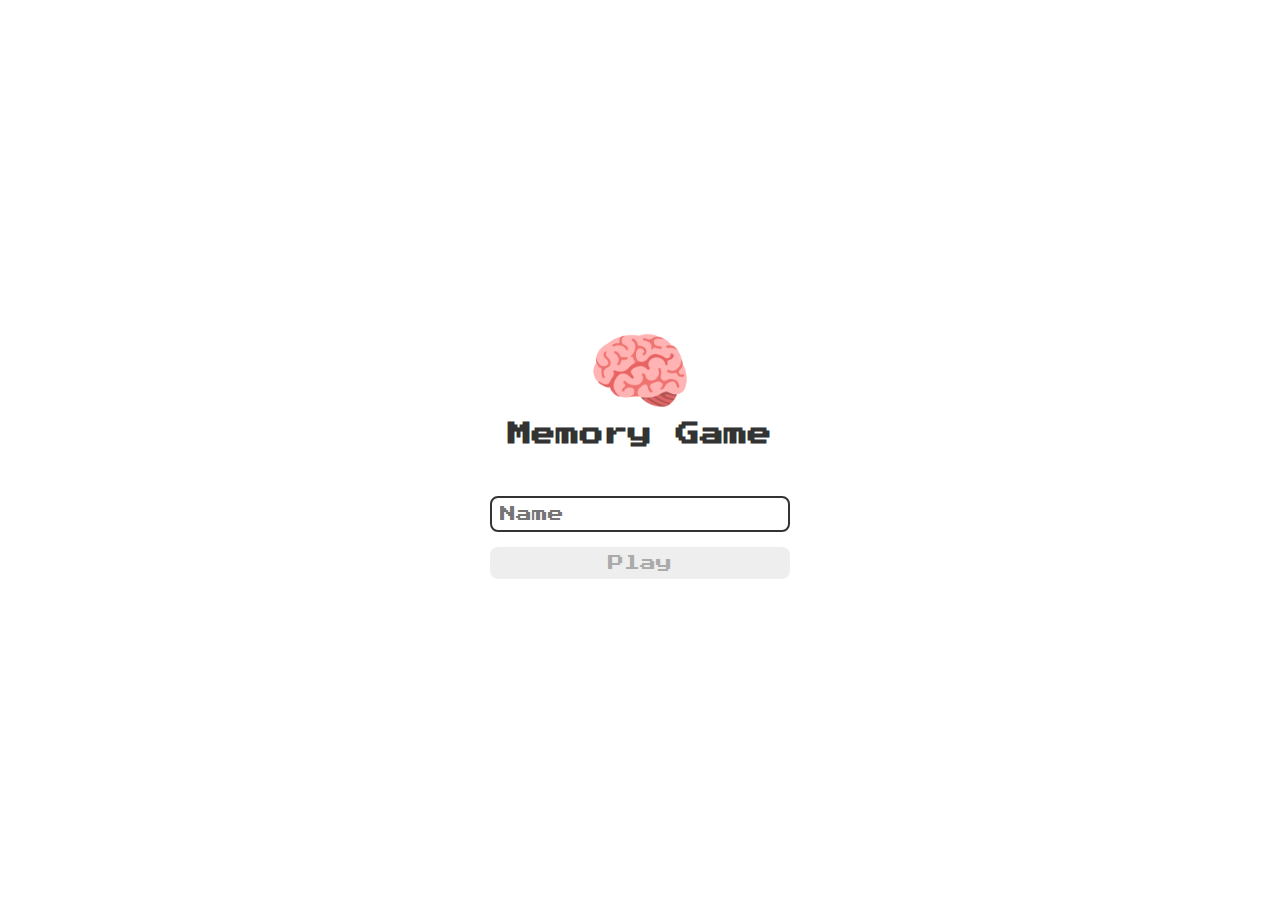
<file: index.html>
<!DOCTYPE html>
<html lang="pt-br">
<head>
    <meta charset="UTF-8">
    <meta name="viewport" content="width=device-width, initial-scale=1.0">

    <link rel="stylesheet" href="./css/reset.css">
    <link rel="stylesheet" href="./css/login.css">

    <title>Memory Game | Login </title>
</head>
<body>
    
    <form class="login_form">

        <div class="login_header">
            <img src="./imgs/brain.png" alt="barin icon">
            <h1>Memory Game</h1>
        </div>

        <input type="text" placeholder="Name" class="login_input">
        <button type="submit" class="login_button" disabled>Play</button>

    </form>

<script src="./js/login.js"></script>
</body>
</html>
</file>
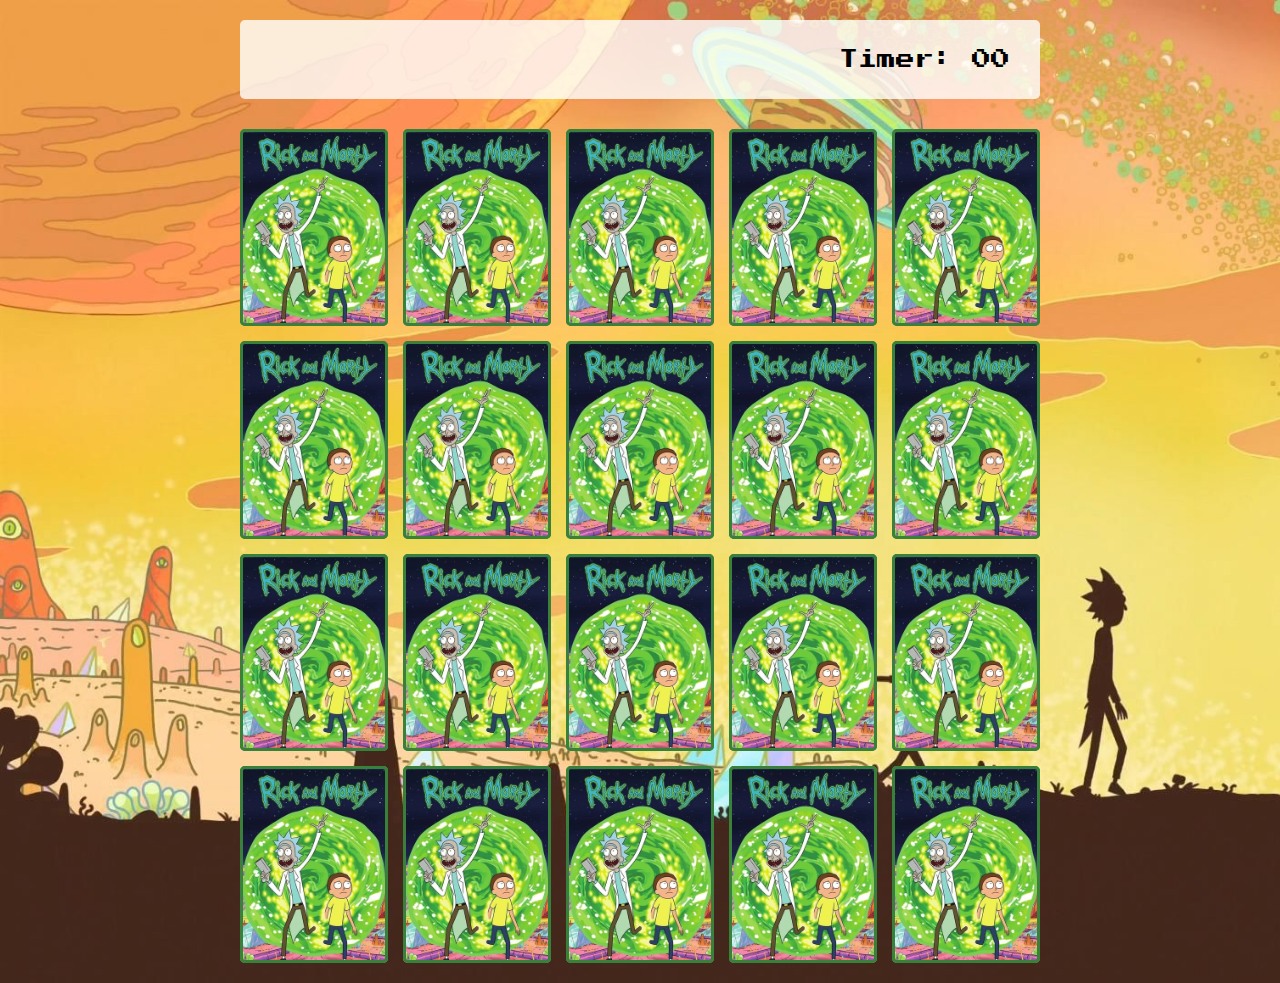
<file: pages/game.html>
<!DOCTYPE html>
<html lang="pt-br">
<head>
    <meta charset="UTF-8">
    <meta name="viewport" content="width=device-width, initial-scale=1.0">

    <link rel="stylesheet" href="../css/reset.css">
    <link rel="stylesheet" href="../css/game.css">

    <title>Memory Game</title>
</head>
<body>

    <main>
        <header>
        <span class="player"></span>
        <span>Timer: <span class="timer">00</span></span>
    </header>

    <div class="grid"></div>
    
    </main>
    
        
<script src="../js/game.js"></script>
</body>
</html>
</file>
<file: css/login.css>
.login_form{
    align-items: center;
    display: flex;
    flex-direction: column;
    height: 100vh;
    justify-content: center;
}

.login_header{
    align-items: center;
    display: flex;
    flex-direction: column;
    justify-content: center;
    margin-bottom: 50px;
}

.login_header img {
    width: 100px;
}

.login_header h1 {
    color: #333;
    font-size: 1.5em;
}

.login_input {
    border: 2px solid #333;
    border-radius: 8px;
    color: #333;
    font-size: 1em;
    margin-bottom: 15px;
    width: 100%;
    max-width: 300px;
    padding: 8px;
    outline: none;
}

.login_button {
    background-color: #ee665c;
    border-radius: 8px;
    color: #fff;
    cursor: pointer;
    font-size: 1em;
    width: 100%;
    max-width: 300px;
    padding: 8px;
}

.login_button:disabled{
    background-color: #eee;
    color: #aaa;
    cursor: auto;
}
</file>
<file: css/game.css>
main {
    display: flex;
    flex-direction: column;
    width: 100%;
    background-image: url(../imgs/bg.jpg);
    background-size: cover;
    min-height: 100vh;
    align-items: center;
    justify-content: center;
    padding: 20px 20px 20px;
}

header{
    display: flex;
    align-items: center;
    justify-content: space-between;
    background-color: rgba(255, 255, 255, 0.8);
    font-size: 1.2em;
    width: 100%;
    max-width: 800px;
    padding: 30px;
    margin: 0 0 30px;
    border-radius: 5px;
}

.grid{
    display: grid;
    grid-template-columns: repeat(5, 1fr);
    width: 100%;
    max-width: 800px;
    gap: 15px;
    margin: 0 auto;
}

.card{
    aspect-ratio: 3/4;
    width: 100%;
    border-radius: 5px;
    position: relative;
    transition: all 400ms ease;
    transform-style: preserve-3d;
    background-color: #ccc;
}

.face{
    width: 100%;
    height: 100%;
    position: absolute;
    background-size: cover;
    background-position: center;
    border: 3px solid #39813a;
    border-radius: 5px;
    transition: all 400ms ease;
}

.front{
    transform: rotateY(180deg)
}

.back{
    background-image: url(../imgs/back.png);
    backface-visibility: hidden;
}

.reveal_card{
    transform: rotateY(180deg);
}

.disabled_card {
    filter: saturate(0);
    opacity: 0.5;
}
</file>
